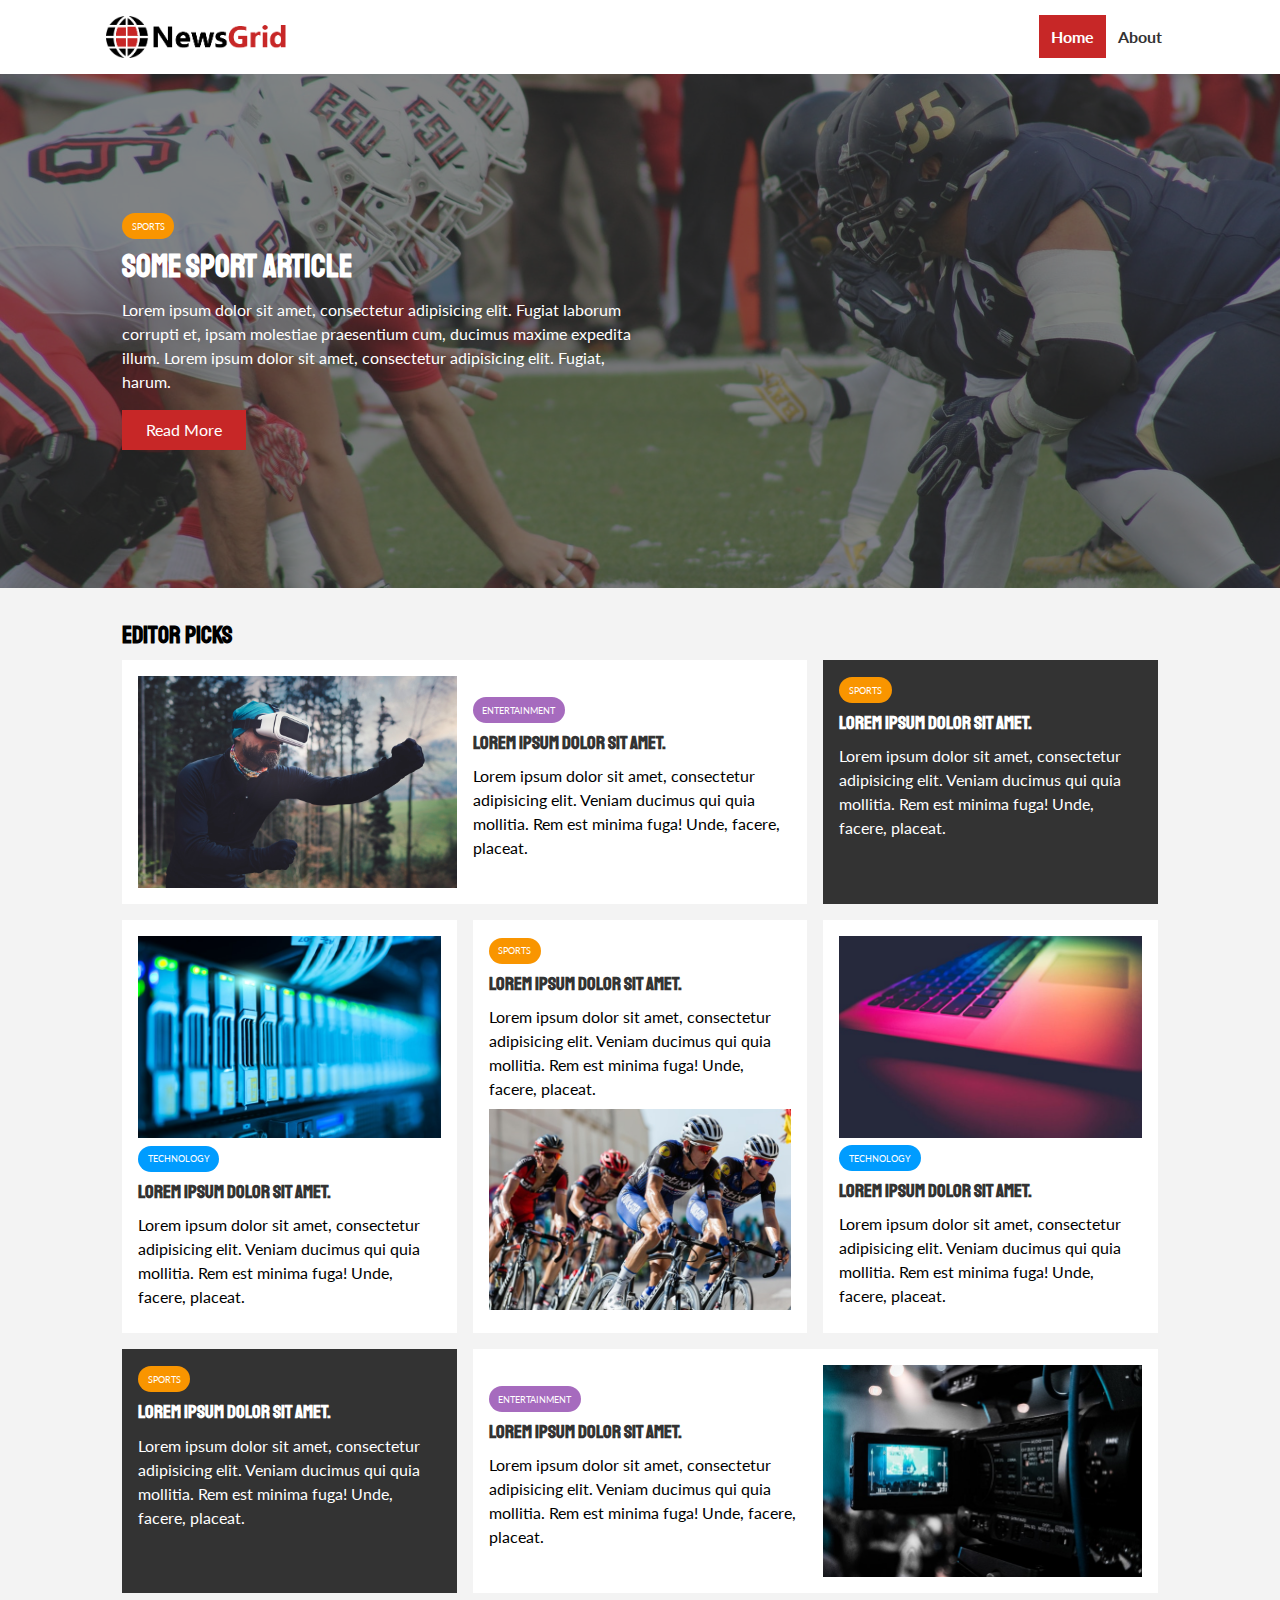
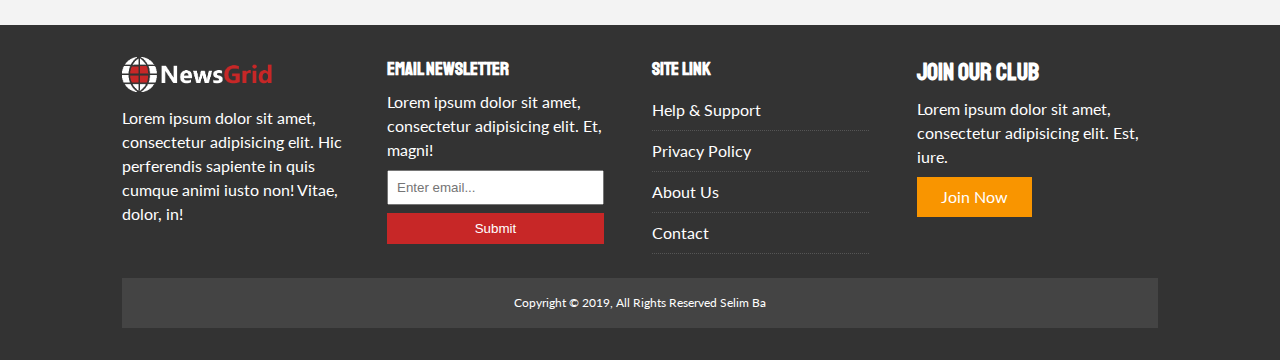
<file: index.html>
<!DOCTYPE html>
<html lang="en">
<head>
  <meta charset="utf-8">
  <meta name="viewport" content="width=device-width, initial-scale=1.0">
  <meta http-equiv="X-UA-Compatible" content="ie=edge">
  <!-- <meta name="description" content="A compléter"> -->
  <!-- <meta name="keyword" content="mettre mot clé"> -->

  <title>News Web | Welcome</title>  

  <!-- Font Awesome -->
  <link rel="stylesheet" href="https://use.fontawesome.com/releases/v5.7.2/css/all.css" integrity="sha384-fnmOCqbTlWIlj8LyTjo7mOUStjsKC4pOpQbqyi7RrhN7udi9RwhKkMHpvLbHG9Sr" crossorigin="anonymous">

        
  <!-- Custom Styles -->
  <link rel="stylesheet" type="text/css" href="style.css">

  <!-- Custom Styles -->
  <link rel="stylesheet" media="screen and (max-width: 768px)" type="text/css" href="mobile.css">

  <!-- Google Font --> 
  <link href="https://fonts.googleapis.com/css?family=Lato|Staatliches" rel="stylesheet">

        
</head>
<body>  

  <nav id="main-nav">
    <div class="container">
      <img src="img/logo.png" alt="NewsGrid" class="logo">
      <div class="social">
        <a href="http://facebook.com" target="_blank"><i class="fab fa-facebook fa-2x"></i></a>
        <a href="http://twitter.com" target="_blank"><i class="fab fa-twitter fa-2x"></i></a>
        <a href="http://instagram.com" target="_blank"><i class="fab fa-instagram fa-2x"></i></a>
        <a href="http://youtube.com" target="_blank"><i class="fab fa-youtube fa-2x"></i></a>
      </div>
      <ul>
        <li><a class="current" href="index.html">Home</a></li>
        <li><a  href="about.html">About</a></li>
      </ul>
    </div>
  </nav>

<!-- Showcase -->

  <header id="showcase">
    <div class="container">
      <div class="showcase-container">
        <div class="showcase-content">
          <div class="category category-sports">Sports</div>
          <h1>Some Sport Article</h1>
          <p>Lorem ipsum dolor sit amet, consectetur adipisicing elit. Fugiat laborum corrupti et, ipsam molestiae praesentium cum, ducimus maxime expedita illum. Lorem ipsum dolor sit amet, consectetur adipisicing elit. Fugiat, harum.</p>
          <a href="article.html" class="btn btn-primary">Read More</a>
        </div>
      </div>
    </div>
  </header>

<!-- Home article -->

  <section id="home-articles" class="py-2">
    <div class="container">
      <h2>Editor Picks</h2>
      <div class="articles-container">
        <article class="card">
          <img src="img/articles/ent1.jpg" alt="">
          <div>
            <div class="category category-ent"> Entertainment</div>
            <h3>
              <a href="article.html">Lorem ipsum dolor sit amet.</a>
            </h3>
            <p>Lorem ipsum dolor sit amet, consectetur adipisicing elit. Veniam ducimus qui quia mollitia. Rem est minima fuga! Unde, facere, placeat.</p>
          </div>
        </article>
        <article class="card bg-dark">
            <div class="category category-sports"> Sports</div>
            <h3>
              <a href="article.html">Lorem ipsum dolor sit amet.</a>
            </h3>
            <p>Lorem ipsum dolor sit amet, consectetur adipisicing elit. Veniam ducimus qui quia mollitia. Rem est minima fuga! Unde, facere, placeat.</p>
        </article>
        <article class="card">
          <img src="img/articles/tech1.jpg">
            <div class="category category-tech"> Technology</div>
            <h3>
              <a href="article.html">Lorem ipsum dolor sit amet.</a>
            </h3>
            <p>Lorem ipsum dolor sit amet, consectetur adipisicing elit. Veniam ducimus qui quia mollitia. Rem est minima fuga! Unde, facere, placeat.</p>
        </article>
        <article class="card">
            <div class="category category-sports"> Sports</div>
            <h3>
              <a href="article.html">Lorem ipsum dolor sit amet.</a>
            </h3>
            <p>Lorem ipsum dolor sit amet, consectetur adipisicing elit. Veniam ducimus qui quia mollitia. Rem est minima fuga! Unde, facere, placeat.</p>
            <img src="img/articles/sports1.jpg">

        </article>
        <article class="card">
          <img src="img/articles/tech2.jpg">
            <div class="category category-tech"> Technology</div>
            <h3>
              <a href="article.html">Lorem ipsum dolor sit amet.</a>
            </h3>
            <p>Lorem ipsum dolor sit amet, consectetur adipisicing elit. Veniam ducimus qui quia mollitia. Rem est minima fuga! Unde, facere, placeat.</p>
        </article>
        <article class="card bg-dark">
            <div class="category category-sports"> Sports</div>
            <h3>
              <a href="article.html">Lorem ipsum dolor sit amet.</a>
            </h3>
            <p>Lorem ipsum dolor sit amet, consectetur adipisicing elit. Veniam ducimus qui quia mollitia. Rem est minima fuga! Unde, facere, placeat.</p>
        </article>
        <article class="card">
          <div>
            <div class="category category-ent"> Entertainment</div>
            <h3>
              <a href="article.html">Lorem ipsum dolor sit amet.</a>
            </h3>
            <p>Lorem ipsum dolor sit amet, consectetur adipisicing elit. Veniam ducimus qui quia mollitia. Rem est minima fuga! Unde, facere, placeat.</p>
          </div>
          <img src="img/articles/ent2.jpg" alt="">

        </article>
      </div>      
    </div>
  </section>
  
  <footer id="main-footer" class="py-2">
    <div class="container footer-container">
      <div>
        <img src="img/logo_light.png">
        <p>Lorem ipsum dolor sit amet, consectetur adipisicing elit. Hic perferendis sapiente in quis cumque animi iusto non! Vitae, dolor, in!</p>
      </div>  
      <div>
        <h3>Email Newsletter</h3>
        <p>Lorem ipsum dolor sit amet, consectetur adipisicing elit. Et, magni!</p>
        <form name="contact" method="POST" data-netlify="true">
          <input type="email" name="email" placeholder="Enter email...">
          <input type="submit" placeholder="subscribe" class="btn btn-primary">
        </form>
      </div>
      <div>
        <h3>Site Link</h3>
        <ul class="list">
          <li><a href="#">Help & Support</a></li>
          <li><a href="#">Privacy Policy</a></li>
          <li><a href="#">About Us</a></li>
          <li><a href="#">Contact</a></li>
        </ul>
      </div>
      <div>
        <h2>Join Our Club</h2>
        <p>Lorem ipsum dolor sit amet, consectetur adipisicing elit. Est, iure.</p>
        <a href="#" class="btn btn-secondary">Join Now</a>
      </div>
      <div>
        <p>Copyright &copy; 2019, All Rights Reserved Selim Ba</p>
      </div>
    </div>
  </footer>


</body>
</html>
</file>
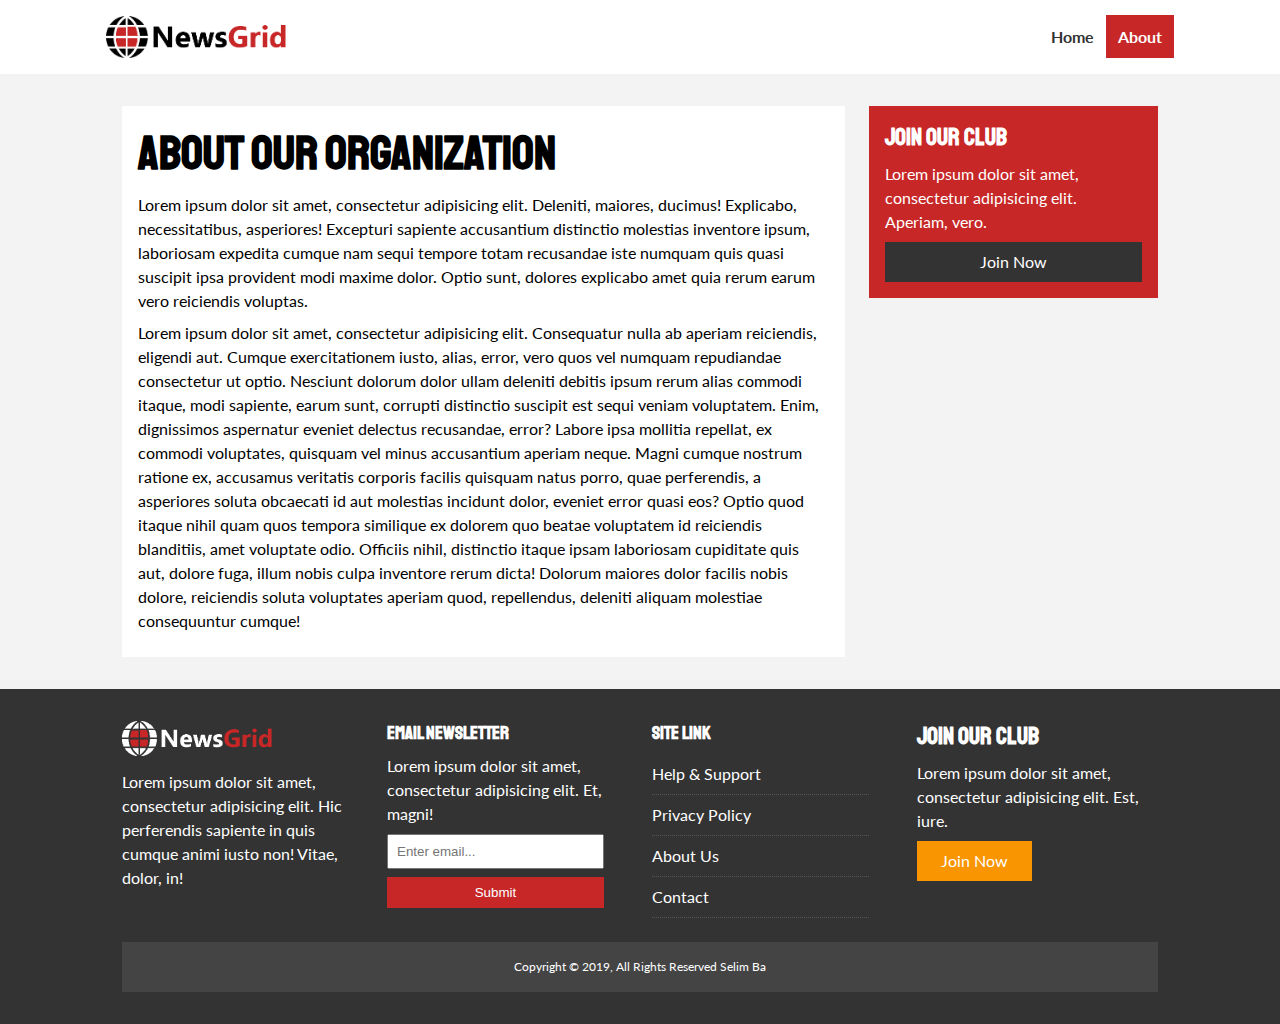
<file: about.html>
<!DOCTYPE html>
<html lang="en">
<head>
  <meta charset="utf-8">
  <meta name="viewport" content="width=device-width, initial-scale=1.0">
  <meta http-equiv="X-UA-Compatible" content="ie=edge">
  <!-- <meta name="description" content="A compléter"> -->
  <!-- <meta name="keyword" content="mettre mot clé"> -->

  <title>News Web | About</title>  

  <!-- Font Awesome -->
  <link rel="stylesheet" href="https://use.fontawesome.com/releases/v5.7.2/css/all.css" integrity="sha384-fnmOCqbTlWIlj8LyTjo7mOUStjsKC4pOpQbqyi7RrhN7udi9RwhKkMHpvLbHG9Sr" crossorigin="anonymous">

        
  <!-- Custom Styles -->
  <link rel="stylesheet" type="text/css" href="style.css">

  <!-- Custom Styles -->
  <link rel="stylesheet" media="screen and (max-width: 768px)" type="text/css" href="mobile.css">

  <!-- Google Font --> 
  <link href="https://fonts.googleapis.com/css?family=Lato|Staatliches" rel="stylesheet">

        
</head>
<body>  

  <nav id="main-nav">
    <div class="container">
      <img src="img/logo.png" alt="NewsGrid" class="logo">
      <div class="social">
        <a href="http://facebook.com" target="_blank"><i class="fab fa-facebook fa-2x"></i></a>
        <a href="http://twitter.com" target="_blank"><i class="fab fa-twitter fa-2x"></i></a>
        <a href="http://instagram.com" target="_blank"><i class="fab fa-instagram fa-2x"></i></a>
        <a href="http://youtube.com" target="_blank"><i class="fab fa-youtube fa-2x"></i></a>
      </div>
      <ul>
        <li><a  href="index.html">Home</a></li>
        <li><a class="current" href="about.html">About</a></li>
      </ul>
    </div>
  </nav>

  <section id="about">
    <div class="container">
      <div class="page-container">
        <article class="card">
          <h1 class="l-heading">About Our Organization</h1>
          <p>Lorem ipsum dolor sit amet, consectetur adipisicing elit. Deleniti, maiores, ducimus! Explicabo, necessitatibus, asperiores! Excepturi sapiente accusantium distinctio molestias inventore ipsum, laboriosam expedita cumque nam sequi tempore totam recusandae iste numquam quis quasi suscipit ipsa provident modi maxime dolor. Optio sunt, dolores explicabo amet quia rerum earum vero reiciendis voluptas.</p>

          <p>Lorem ipsum dolor sit amet, consectetur adipisicing elit. Consequatur nulla ab aperiam reiciendis, eligendi aut. Cumque exercitationem iusto, alias, error, vero quos vel numquam repudiandae consectetur ut optio. Nesciunt dolorum dolor ullam deleniti debitis ipsum rerum alias commodi itaque, modi sapiente, earum sunt, corrupti distinctio suscipit est sequi veniam voluptatem. Enim, dignissimos aspernatur eveniet delectus recusandae, error? Labore ipsa mollitia repellat, ex commodi voluptates, quisquam vel minus accusantium aperiam neque. Magni cumque nostrum ratione ex, accusamus veritatis corporis facilis quisquam natus porro, quae perferendis, a asperiores soluta obcaecati id aut molestias incidunt dolor, eveniet error quasi eos? Optio quod itaque nihil quam quos tempora similique ex dolorem quo beatae voluptatem id reiciendis blanditiis, amet voluptate odio. Officiis nihil, distinctio itaque ipsam laboriosam cupiditate quis aut, dolore fuga, illum nobis culpa inventore rerum dicta! Dolorum maiores dolor facilis nobis dolore, reiciendis soluta voluptates aperiam quod, repellendus, deleniti aliquam molestiae consequuntur cumque!</p>

        </article>
        
        <aside class="card bg-primary">
          <h2>Join Our Club</h2>
          <p>Lorem ipsum dolor sit amet, consectetur adipisicing elit. Aperiam, vero.</p>
          <a href="#" class="btn btn-dark btn-block">Join Now</a>
        </aside>

      </div>
    </div>
  </section>


  
  <footer id="main-footer" class="py-2">
    <div class="container footer-container">
      <div>
        <img src="img/logo_light.png">
        <p>Lorem ipsum dolor sit amet, consectetur adipisicing elit. Hic perferendis sapiente in quis cumque animi iusto non! Vitae, dolor, in!</p>
      </div>  
      <div>
        <h3>Email Newsletter</h3>
        <p>Lorem ipsum dolor sit amet, consectetur adipisicing elit. Et, magni!</p>
        <form name="contact" method="POST" data-netlify="true">
          <input type="email" name="email" placeholder="Enter email...">
          <input type="submit" placeholder="subscribe" class="btn btn-primary">
        </form>
      </div>
      <div>
        <h3>Site Link</h3>
        <ul class="list">
          <li><a href="#">Help & Support</a></li>
          <li><a href="#">Privacy Policy</a></li>
          <li><a href="#">About Us</a></li>
          <li><a href="#">Contact</a></li>
        </ul>
      </div>
      <div>
        <h2>Join Our Club</h2>
        <p>Lorem ipsum dolor sit amet, consectetur adipisicing elit. Est, iure.</p>
        <a href="#" class="btn btn-secondary">Join Now</a>
      </div>
      <div>
        <p>Copyright &copy; 2019, All Rights Reserved Selim Ba</p>
      </div>
    </div>
  </footer>


</body>
</html>
</file>
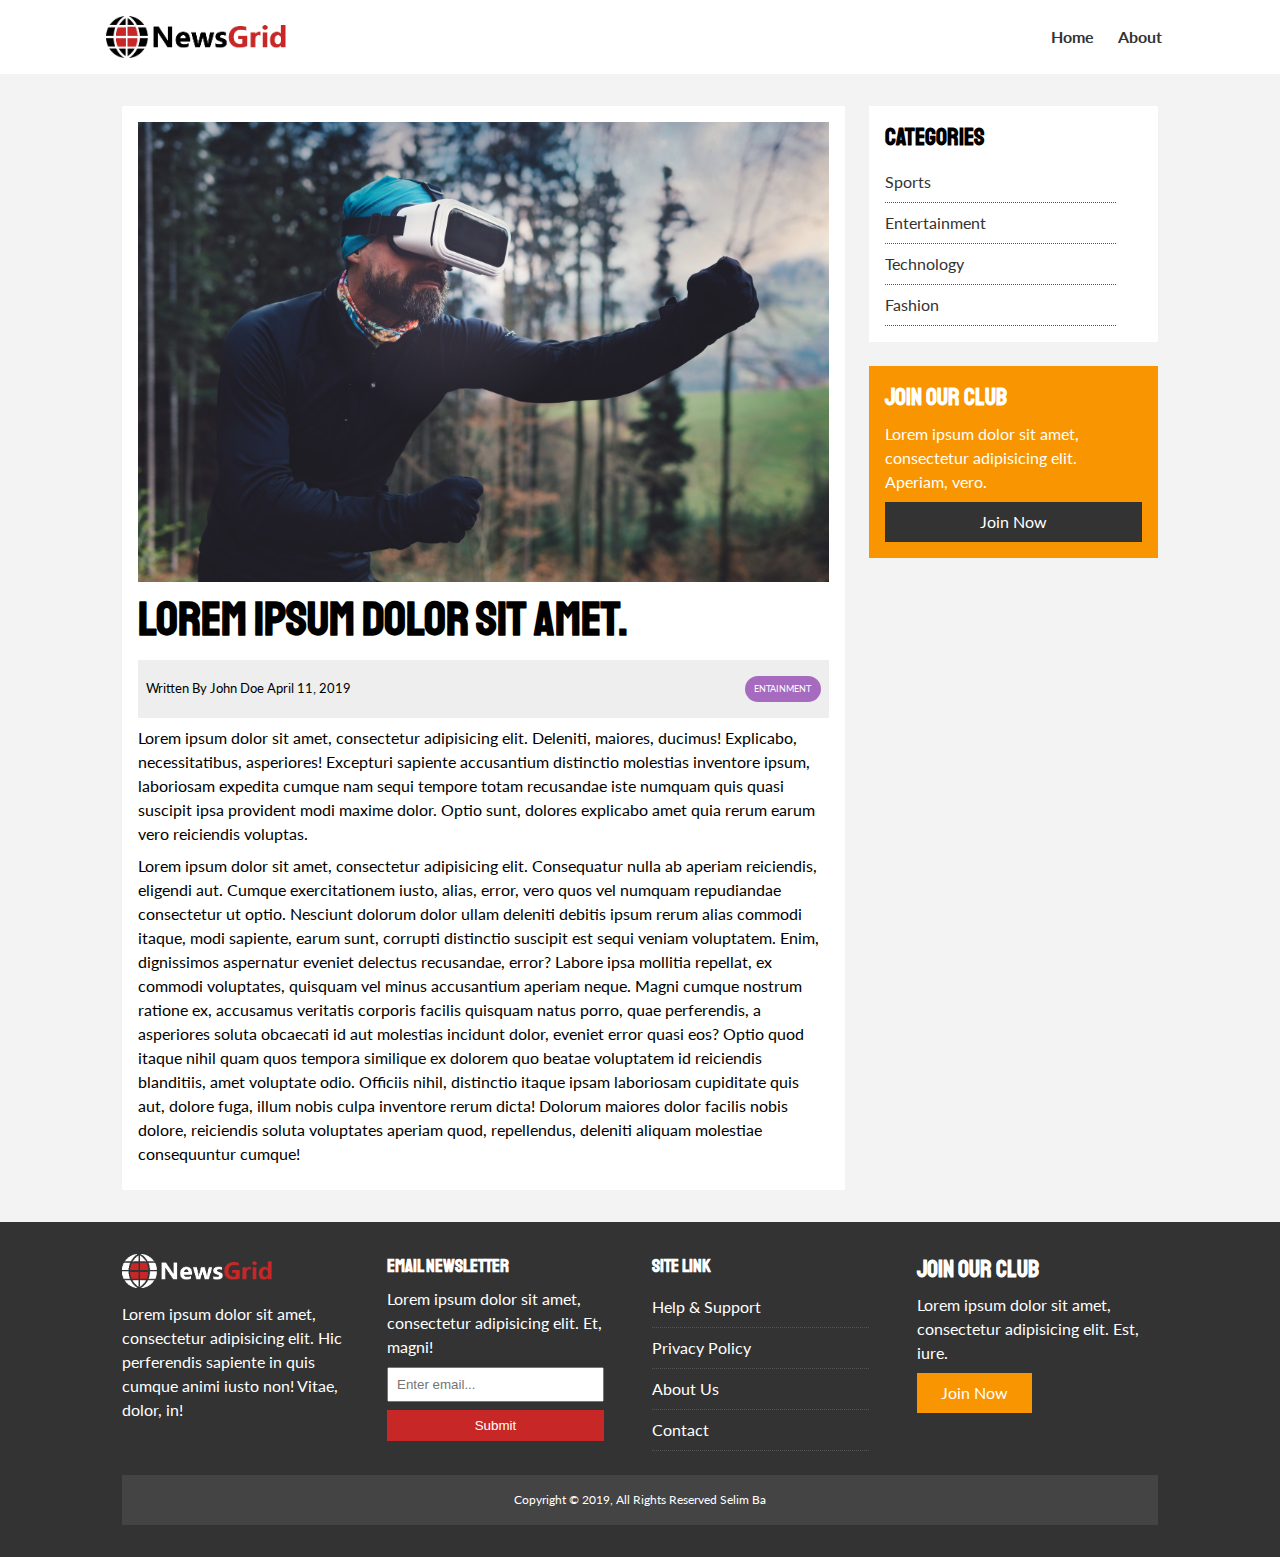
<file: article.html>
<!DOCTYPE html>
<html lang="en">
<head>
  <meta charset="utf-8">
  <meta name="viewport" content="width=device-width, initial-scale=1.0">
  <meta http-equiv="X-UA-Compatible" content="ie=edge">
  <!-- <meta name="description" content="A compléter"> -->
  <!-- <meta name="keyword" content="mettre mot clé"> -->

  <title>News Web | Article </title>  

  <!-- Font Awesome -->
  <link rel="stylesheet" href="https://use.fontawesome.com/releases/v5.7.2/css/all.css" integrity="sha384-fnmOCqbTlWIlj8LyTjo7mOUStjsKC4pOpQbqyi7RrhN7udi9RwhKkMHpvLbHG9Sr" crossorigin="anonymous">

        
  <!-- Custom Styles -->
  <link rel="stylesheet" type="text/css" href="style.css">

  <!-- Custom Styles -->
  <link rel="stylesheet" media="screen and (max-width: 768px)" type="text/css" href="mobile.css">

  <!-- Google Font --> 
  <link href="https://fonts.googleapis.com/css?family=Lato|Staatliches" rel="stylesheet">

        
</head>
<body>  

  <nav id="main-nav">
    <div class="container">
      <img src="img/logo.png" alt="NewsGrid" class="logo">
      <div class="social">
        <a href="http://facebook.com" target="_blank"><i class="fab fa-facebook fa-2x"></i></a>
        <a href="http://twitter.com" target="_blank"><i class="fab fa-twitter fa-2x"></i></a>
        <a href="http://instagram.com" target="_blank"><i class="fab fa-instagram fa-2x"></i></a>
        <a href="http://youtube.com" target="_blank"><i class="fab fa-youtube fa-2x"></i></a>
      </div>
      <ul>
        <li><a  href="index.html">Home</a></li>
        <li><a  href="about.html">About</a></li>
      </ul>
    </div>
  </nav>

  <section id="article">
    <div class="container">
      <div class="page-container">
        <article class="card">
          <img src="img/articles/ent1.jpg">
          <h1 class="l-heading">Lorem ipsum dolor sit amet.</h1>
          <div class="meta">
            <small>
              <i class="fas fa-user"></i> Written By John Doe April 11, 2019
            </small>
            <div class="category category-ent">Entainment</div>
          </div>
          <p>Lorem ipsum dolor sit amet, consectetur adipisicing elit. Deleniti, maiores, ducimus! Explicabo, necessitatibus, asperiores! Excepturi sapiente accusantium distinctio molestias inventore ipsum, laboriosam expedita cumque nam sequi tempore totam recusandae iste numquam quis quasi suscipit ipsa provident modi maxime dolor. Optio sunt, dolores explicabo amet quia rerum earum vero reiciendis voluptas.</p>

          <p>Lorem ipsum dolor sit amet, consectetur adipisicing elit. Consequatur nulla ab aperiam reiciendis, eligendi aut. Cumque exercitationem iusto, alias, error, vero quos vel numquam repudiandae consectetur ut optio. Nesciunt dolorum dolor ullam deleniti debitis ipsum rerum alias commodi itaque, modi sapiente, earum sunt, corrupti distinctio suscipit est sequi veniam voluptatem. Enim, dignissimos aspernatur eveniet delectus recusandae, error? Labore ipsa mollitia repellat, ex commodi voluptates, quisquam vel minus accusantium aperiam neque. Magni cumque nostrum ratione ex, accusamus veritatis corporis facilis quisquam natus porro, quae perferendis, a asperiores soluta obcaecati id aut molestias incidunt dolor, eveniet error quasi eos? Optio quod itaque nihil quam quos tempora similique ex dolorem quo beatae voluptatem id reiciendis blanditiis, amet voluptate odio. Officiis nihil, distinctio itaque ipsam laboriosam cupiditate quis aut, dolore fuga, illum nobis culpa inventore rerum dicta! Dolorum maiores dolor facilis nobis dolore, reiciendis soluta voluptates aperiam quod, repellendus, deleniti aliquam molestiae consequuntur cumque!</p>

        </article>
        
        <aside id="categories" class="card">
          <h2>Categories</h2>
          <ul class="list">
            <li><a href="#"><i class="fas fa-chevron-right"></i>Sports</a></li>
            <li><a href="#"><i class="fas fa-chevron-right"></i>Entertainment</a></li>
            <li><a href="#"><i class="fas fa-chevron-right"></i>Technology</a></li>
            <li><a href="#"><i class="fas fa-chevron-right"></i>Fashion</a></li>
          </ul>
        </aside>

        <aside class="card bg-secondary">
          <h2>Join Our Club</h2>
          <p>Lorem ipsum dolor sit amet, consectetur adipisicing elit. Aperiam, vero.</p>
          <a href="#" class="btn btn-dark btn-block">Join Now</a>
        </aside>

      </div>
    </div>
  </section>


  
  <footer id="main-footer" class="py-2">
    <div class="container footer-container">
      <div>
        <img src="img/logo_light.png">
        <p>Lorem ipsum dolor sit amet, consectetur adipisicing elit. Hic perferendis sapiente in quis cumque animi iusto non! Vitae, dolor, in!</p>
      </div>  
      <div>
        <h3>Email Newsletter</h3>
        <p>Lorem ipsum dolor sit amet, consectetur adipisicing elit. Et, magni!</p>
        <form name="contact" method="POST" data-netlify="true">
          <input type="email" name="email" placeholder="Enter email...">
          <input type="submit" placeholder="subscribe" class="btn btn-primary">
        </form>
      </div>
      <div>
        <h3>Site Link</h3>
        <ul class="list">
          <li><a href="#">Help & Support</a></li>
          <li><a href="#">Privacy Policy</a></li>
          <li><a href="#">About Us</a></li>
          <li><a href="#">Contact</a></li>
        </ul>
      </div>
      <div>
        <h2>Join Our Club</h2>
        <p>Lorem ipsum dolor sit amet, consectetur adipisicing elit. Est, iure.</p>
        <a href="#" class="btn btn-secondary">Join Now</a>
      </div>
      <div>
        <p>Copyright &copy; 2019, All Rights Reserved Selim Ba</p>
      </div>
    </div>
  </footer>


</body>
</html>
</file>
<file: style.css>
/*-------------------------------*/
/*BASIC SETUP*/
/*-------------------------------*/
:root {
  --primary-color: #c72727;
  --secondary-color: #f99500;
  --light-color: #f3f3f3;
  --dark-color: #333;
  --max-width: 1100px;
}
.category {
  --sports-color: #f99500;
  --ent-color: #a66bbe;
  --tech-color: #009cff;
}
* {
  margin: 0;
  padding: 0;
  box-sizing: border-box;
}

body {
  font-family: 'Lato', sans-serif;
  line-height: 1.5;
  background: var(--light-color);
}

a{
  color:#333;
  text-decoration: none;
}

ul {
  list-style: none;
}
p {
  margin: 0.5rem 0;
}

img{
  width: 100%;
}

h1,h2,h3,h4,h5,h6{
  font-family: 'Staatliches', cursive;
  margin-bottom: .55rem;
  line-height: 1.3;
}
/*-------------------------------*/
/*Utility*/
/*-------------------------------*/

.container {
  max-width: var(--max-width);
  margin: auto;
  padding: 0 2rem;
  overflow: hidden;
}

.category{
  display: inline-block;
  color: #fff;
  font-size: 0.55rem;
  text-transform: uppercase;
  padding: 0.4rem 0.6rem;
  border-radius: 15px;
  margin-bottom: 0.5rem;
}

.category-sports{background: var(--sports-color);}
.category-ent{background: var(--ent-color);}
.category-tech{background: var(--tech-color);}


.btn {
  display: inline-block;
  border: none;
  background: var(--dark-color);
  color: #fff;
  padding: 0.5rem 1.5rem;
}

.btn-light{background: var(--light-color);}
.btn-primary{background: var(--primary-color);}
.btn-secondary {background: var(--secondary-color);}

.btn-block{
  display: block;
  width: 100%;
  text-align: center;
}

.btn:hover {
  opacity: 0.9;
}

.card {
  background: #fff;
  padding: 1rem;
}

.bg-dark {
  background: var(--dark-color);
  color: #fff;
}
.bg-primary {
  background: var(--primary-color);
  color: #fff;
}
.bg-secondary {
  background: var(--secondary-color);
  color: #fff;
}
.bg-dark h1,
.bg-dark h2,
.bg-dark h3,
.bg-dark a,
.bg-primary h1,
.bg-primary h2,
.bg-primary h3,
.bg-primary a,
.bg-secondary h1,
.bg-secondary h2,
.bg-secondary h3,
.bg-secondary a{
  color: #fff;
}


.py-1{ padding: 1.5rem 0; }
.py-2{ padding: 2rem 0; }
.py-3{ padding: 3rem 0; }
.p-1{ padding: 1.5rem ; }
.p-2{ padding: 2rem ; }
.p-3{ padding: 3rem ; }

.l-heading {font-size: 3rem;}

.list li {
  padding: .5rem 0;
  border-bottom: #555 dotted 1px;
  width: 90%;
}
.list li a:hover {
  color: var(--primary-color) !important;
}

/*Aboutpage*/

.page-container {
  display: grid;
  grid-template-columns: 5fr 2fr;
  margin: 2rem 0;
  grid-gap: 1.5rem;

}

.page-container > *:first-child{
  grid-row: 1 / span 3;
}


/*-------------------------------*/
/*Navigation*/
/*-------------------------------*/

#main-nav {
  background: #fff;
  position: sticky;
  top: 0;
  z-index: 2;
}

#main-nav .container {
  display: grid;
  grid-template-columns: 6fr 3fr 2fr;
  padding: 1rem;
  align-items: center;
}

#main-nav .logo {
  width: 180px;
}

#main-nav ul {

  justify-self: end;
  display: flex;
}

#main-nav ul li a {
  padding: 0.75rem;
  font-weight: bold;
}

#main-nav ul li a.current {
  background: var(--primary-color);
  color: #fff;
}
#main-nav ul li a:hover {
  background: var(--light-color);
  color: var(--dark-color);
}

#main-nav .social {
  justify-self: center;
}

#main-nav .social i {
  color: #777;
  margin-right: .5rem;
}

/*-------------------------------*/
/*ShowCase*/
/*-------------------------------*/

#showcase {
  color: #fff;
  background: #333;
  padding: 2rem;
  position: relative;

}

#showcase:before {
  content: '';
  background: url('img/featured.jpg') no-repeat center center/cover;
  position: absolute;
  top: 0;
  left: 0;
  width: 100%;
  height: 100%;
  opacity: 0.4;
}

#showcase .showcase-container {
  display: grid;
  grid-template-columns: repeat(2, 1fr);
  justify-content: center;
  align-items: center;
  height: 50vh;
}

#showcase .showcase-content {
  z-index: 1;

}
#showcase .showcase-content p {
  margin-bottom: 1rem;
}

/*-------------------------------*/
/*Article*/
/*-------------------------------*/

#home-articles .articles-container {
  display: grid;
  grid-template-columns: repeat(3, 1fr);
  grid-gap: 1rem;
}
#home-articles .articles-container > *:first-child{
  display: grid;
  grid-template-columns: repeat(2,1fr);
  grid-gap: 1rem;
  align-items: center;
  grid-column: 1 / span 2;
}

#home-articles .articles-container > *:last-child {
  display: grid;
  grid-template-columns: repeat(2,1fr);
  grid-gap: 1rem;
  align-items: center;
  grid-column: 2 / span 2;
}


#article .meta {
  display: flex;
  justify-content: space-between;
  align-items: center;
  background: #eee;
  padding: 0.5rem;
}

#article .meta .category {
  margin-top: 0.5rem;
}


/*-------------------------------*/
/*Footer*/
/*-------------------------------*/

#main-footer {
  background: var(--dark-color);
  color: #fff;
}

#main-footer img {
  width: 150px;
}

#main-footer a {
  color: #fff;
}

#main-footer .footer-container {
  display: grid;
  grid-template-columns: repeat(4, 1fr);
  grid-gap: 1.5rem;
}

#main-footer .footer-container > *:last-child {
  background: #444;
  grid-column: 1 / span 4;
  padding: .5rem;
  text-align: center;
  font-size: 0.75rem;

}

#main-footer .footer-container input[type='email']{
  width: 90%;
  padding: 0.5rem;
  margin-bottom: 0.5rem;
}

#main-footer .footer-container input[type='submit']{
  width: 90%;
}
</file>
<file: mobile.css>
/*-------------------------------*/
/*Tablet*/
/*-------------------------------*/

#main-nav .socila {
	display: none;
}
#main-nav .container {
	grid-template-columns: 1fr;
	grid-gap: 1.2rem;
}
#main-nav ul,
#main-nav .logo {
	justify-self: center;
}
#main-nav ul li a {
	padding: 0.50rem;
}

#home-article .articles-container {
	grid-template-columns: repeat(2, 1fr);
}
#home-articles .articles-container > *:first-child,
#home-articles .articles-container > *:last-child {
	grid-template-columns: 1fr;
	grid-column: 1;
}
/*-------------------------------*/
/*Mobile*/
/*-------------------------------*/

@media(max-width: 600px){
	
	#showcase .showcase-container,
	#home-articles .articles-container,
	#main-footer .footer-container {
		grid-template-columns: 1fr;
	}
	#main-footer .footer-container > *:last-child{
		grid-column: 1;
	}
	#main-footer .footer-container > *:first-child,
	#main-footer .footer-container > *:nth-child(2){
		border-bottom: #444 dotted 1px;
		padding-bottom: 1rem;
	}
	
	.page-container {
		grid-template-columns: 1fr;
		text-align: center;

	}
	.page-container > *:first-child{
		grid-row: 1;
	}
	.l-heading {
		font-size: 2rem;
	}
}
</file>
